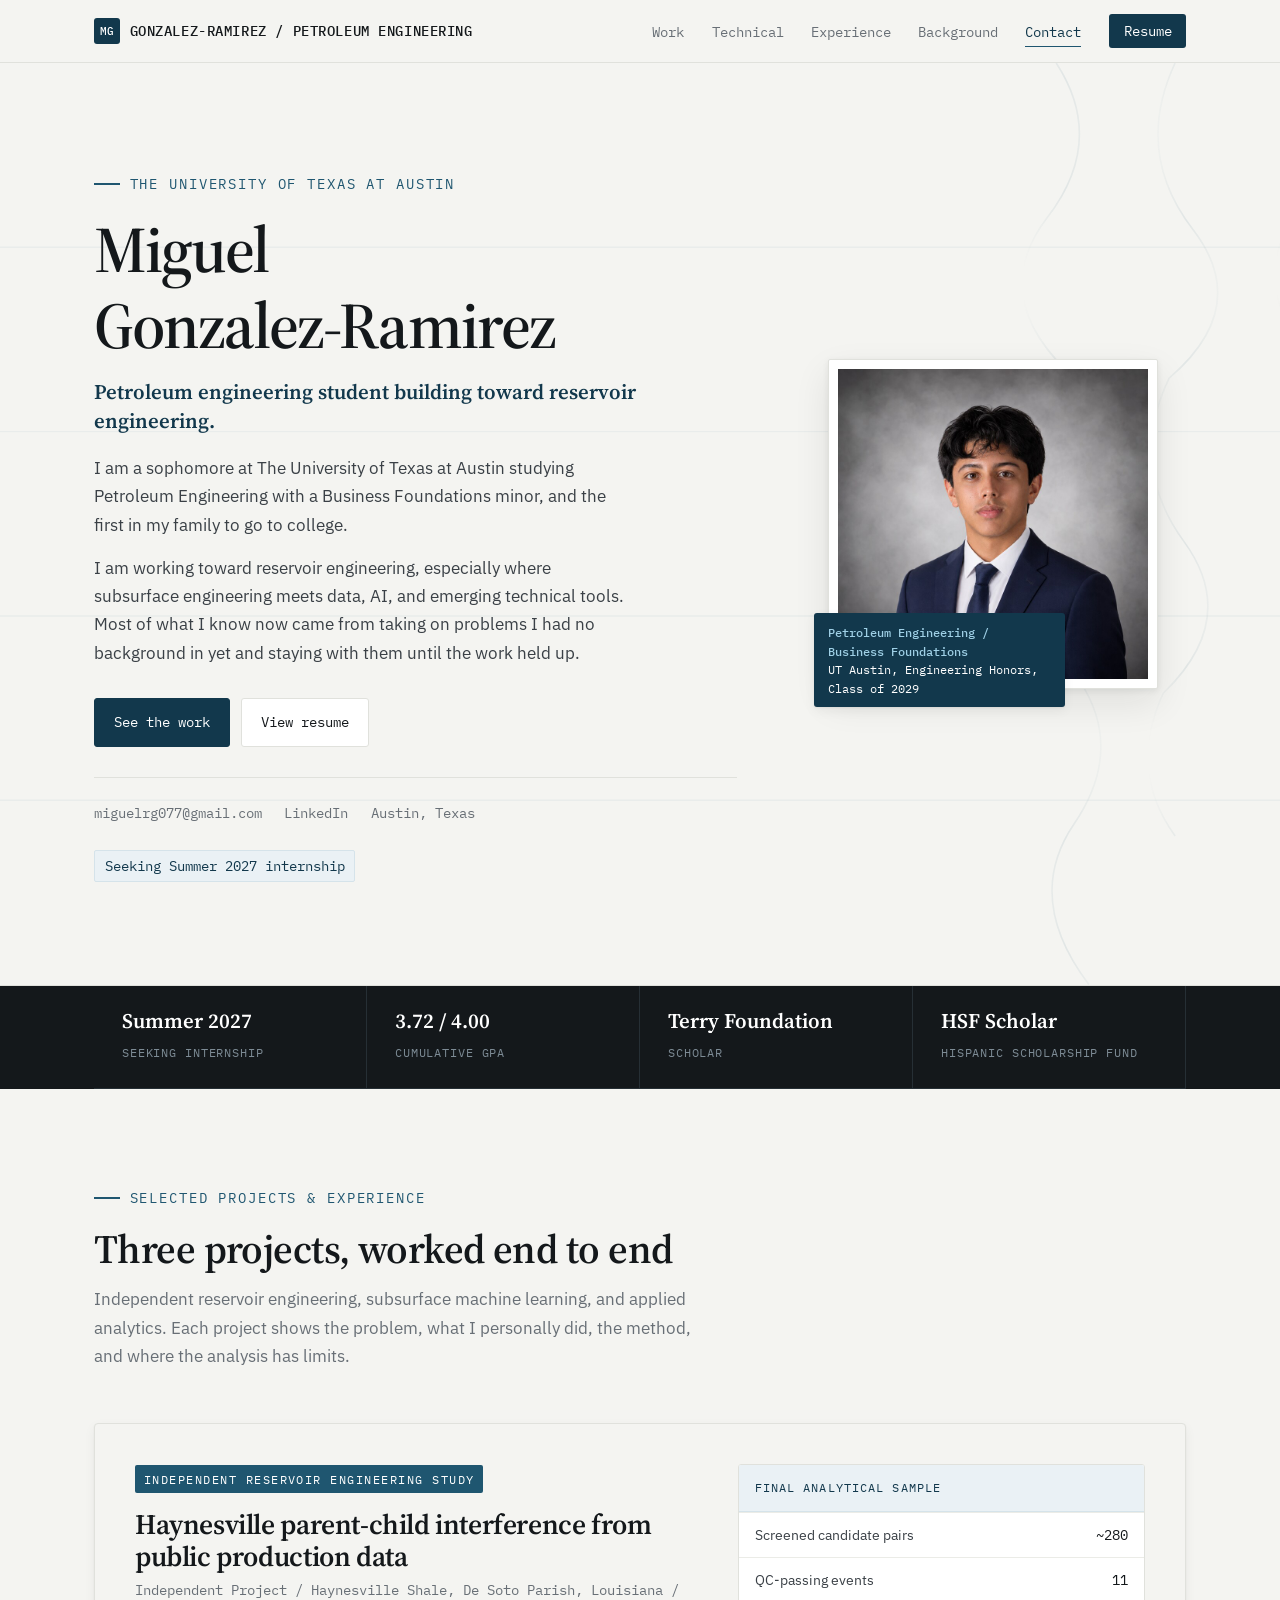
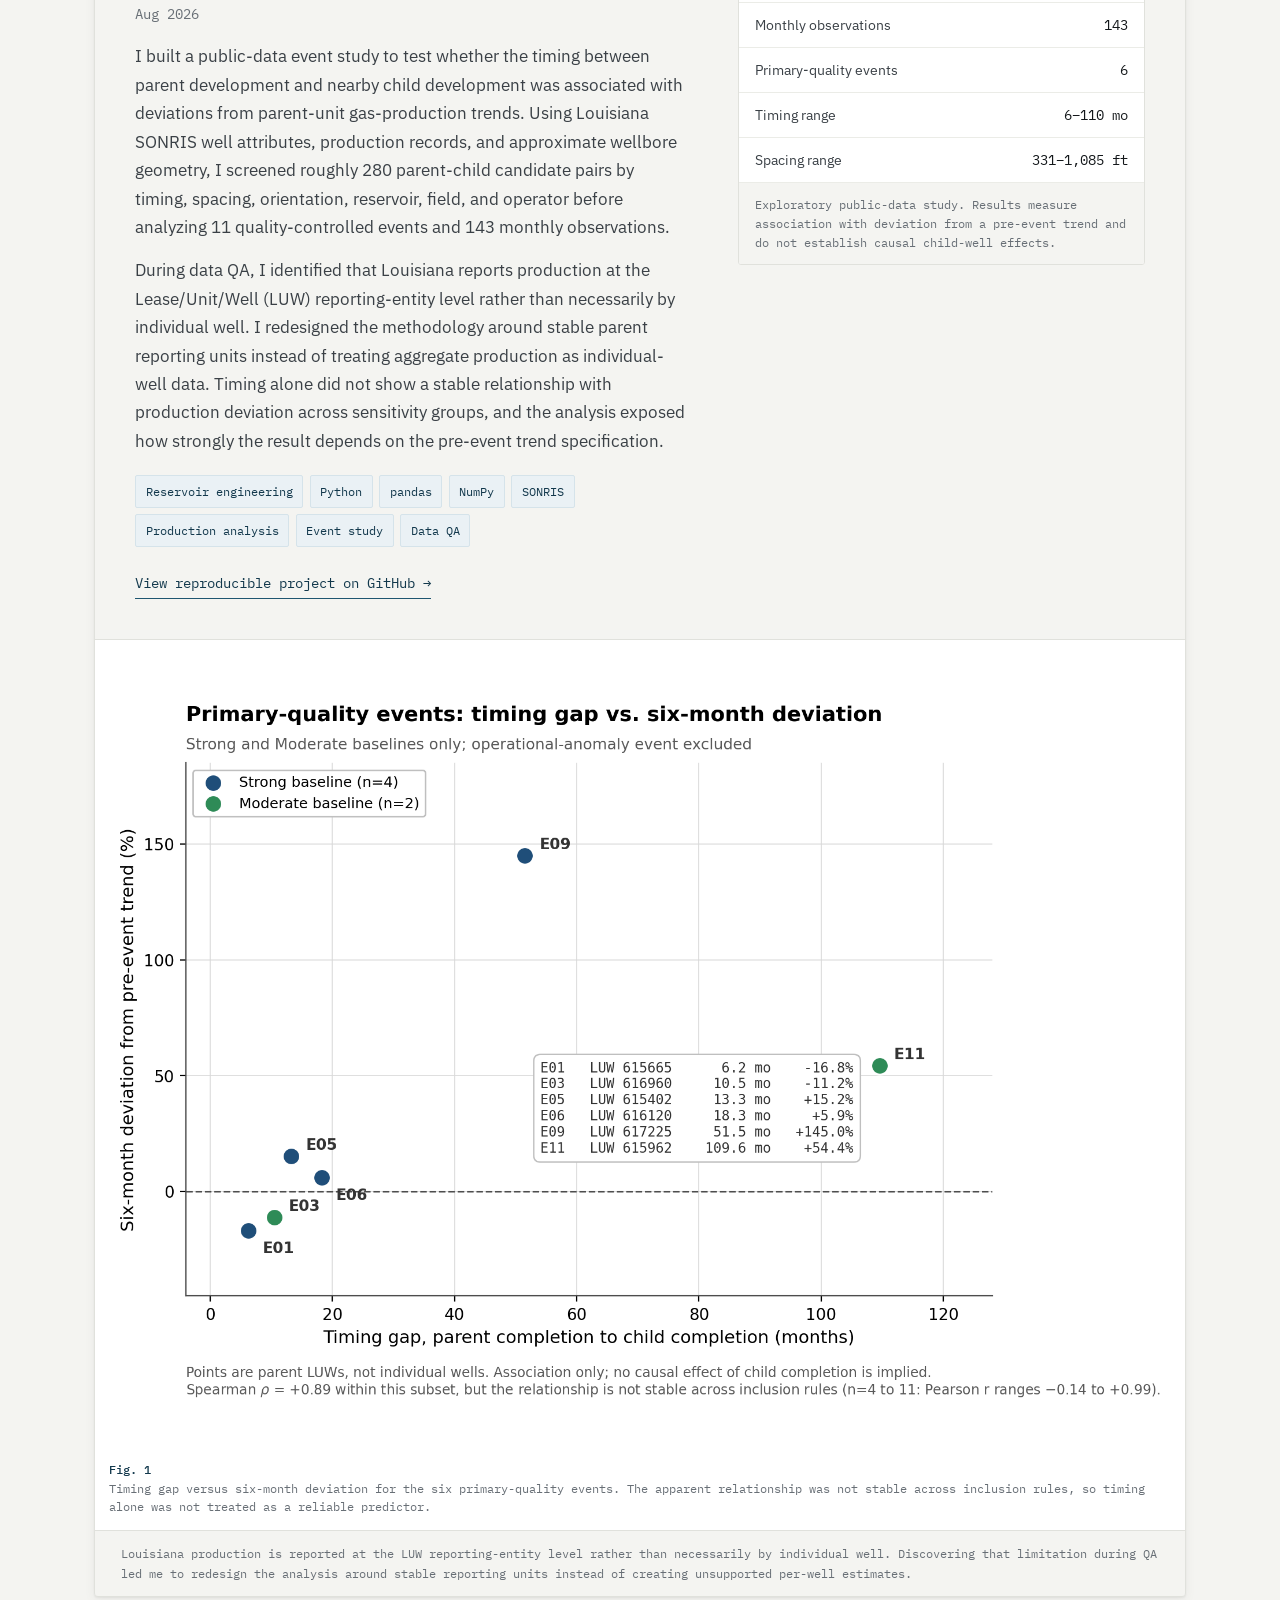
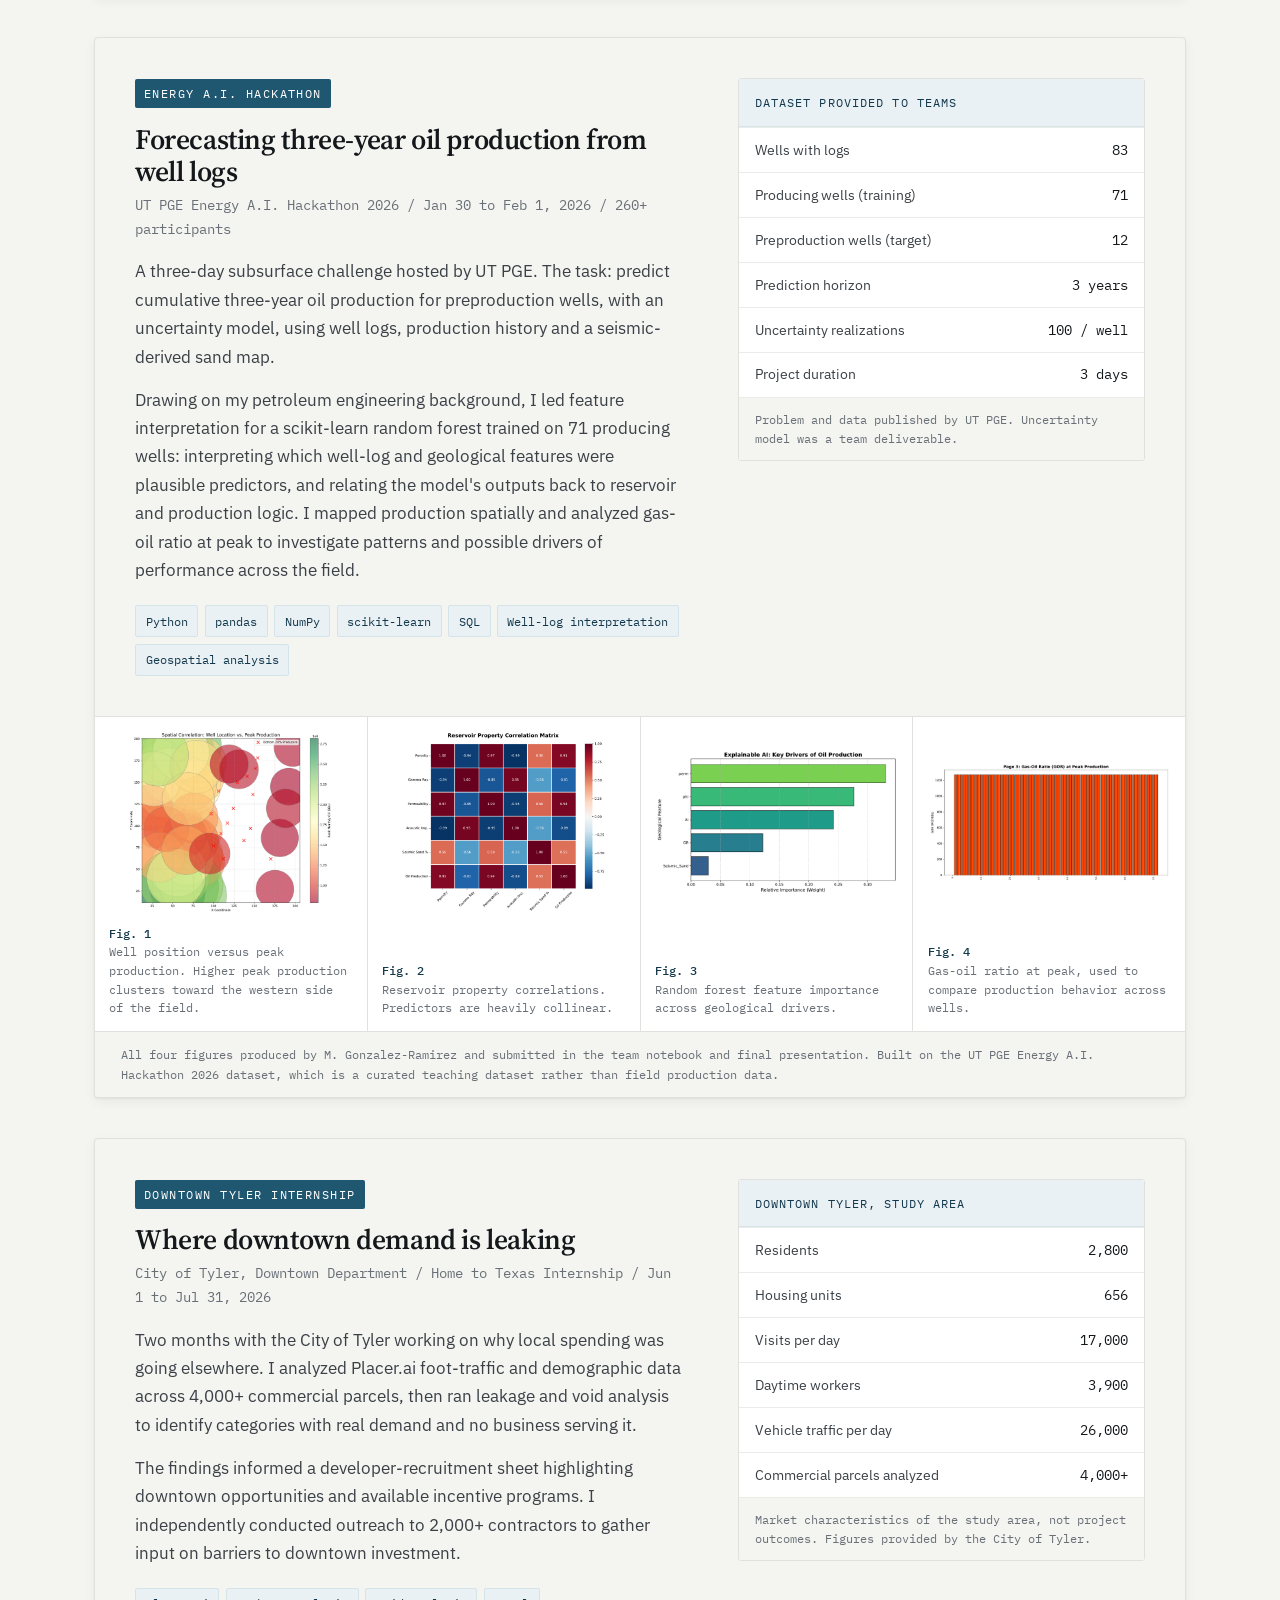
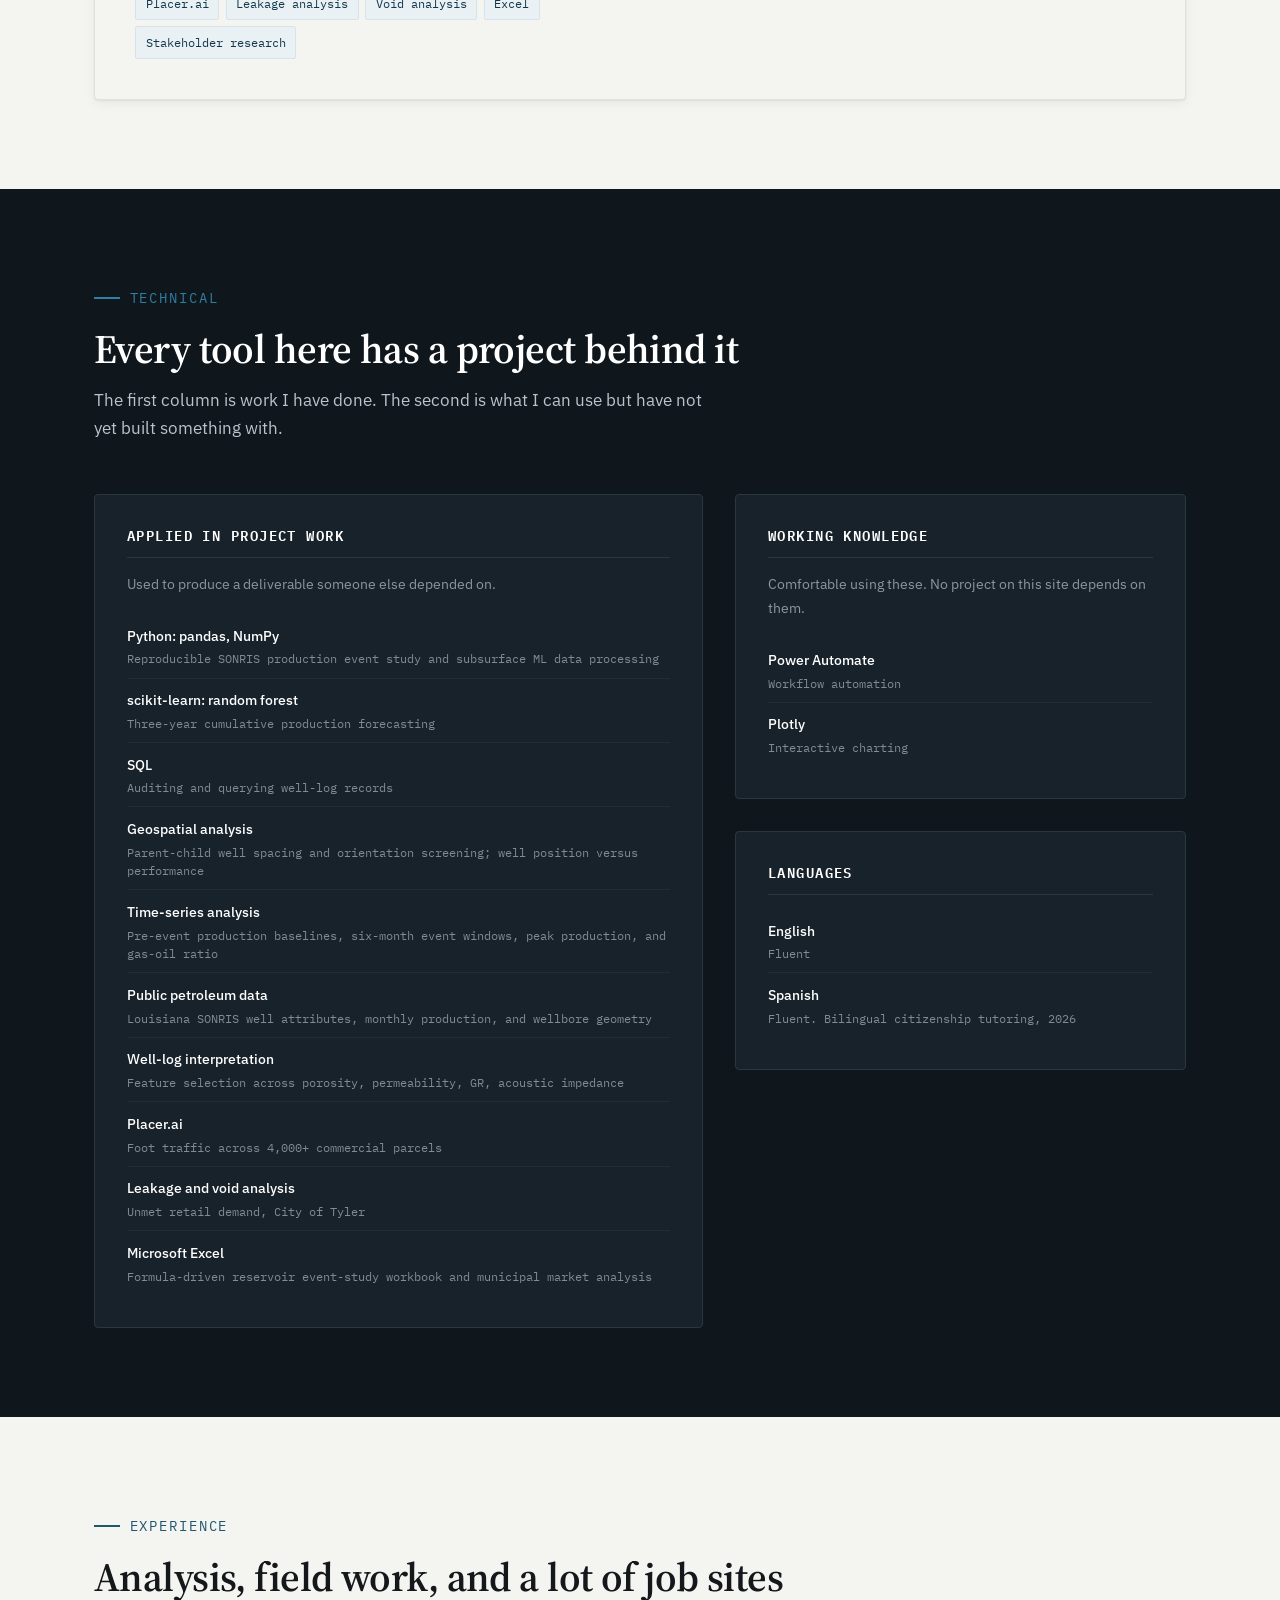
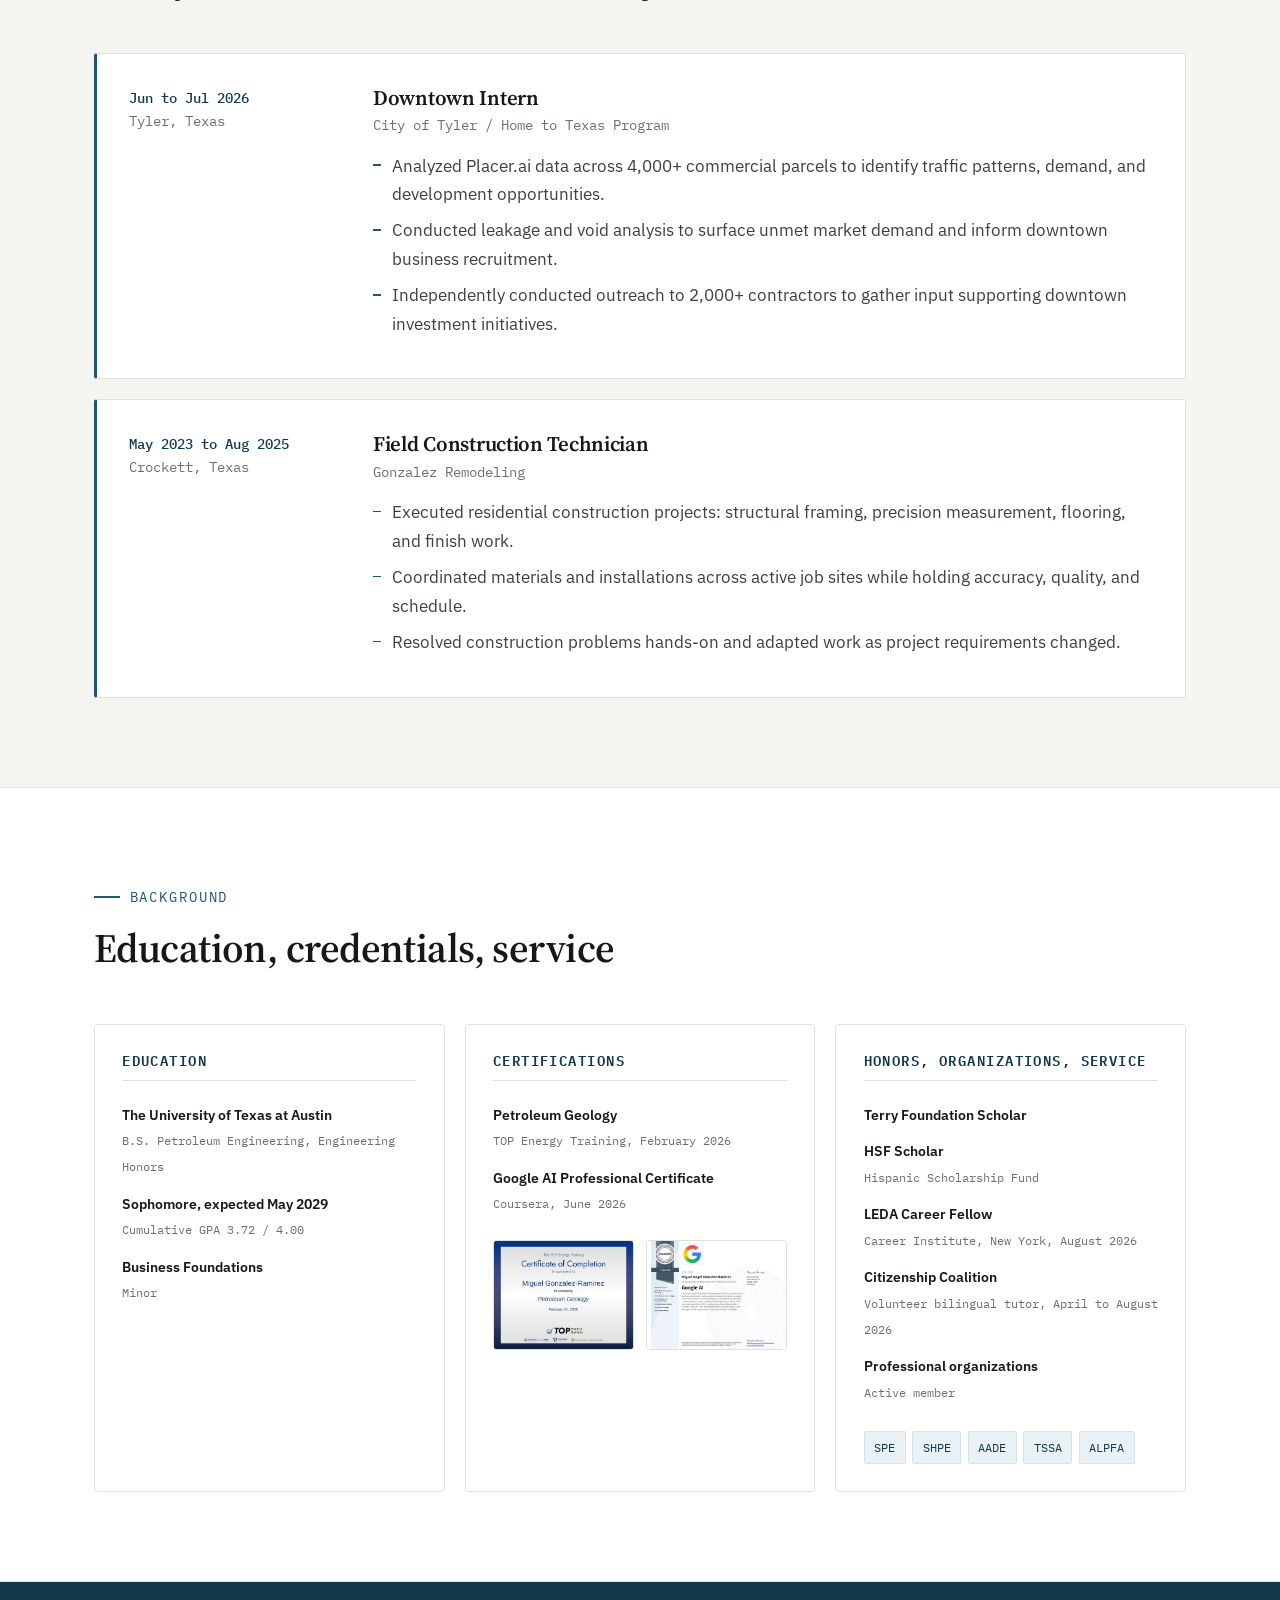
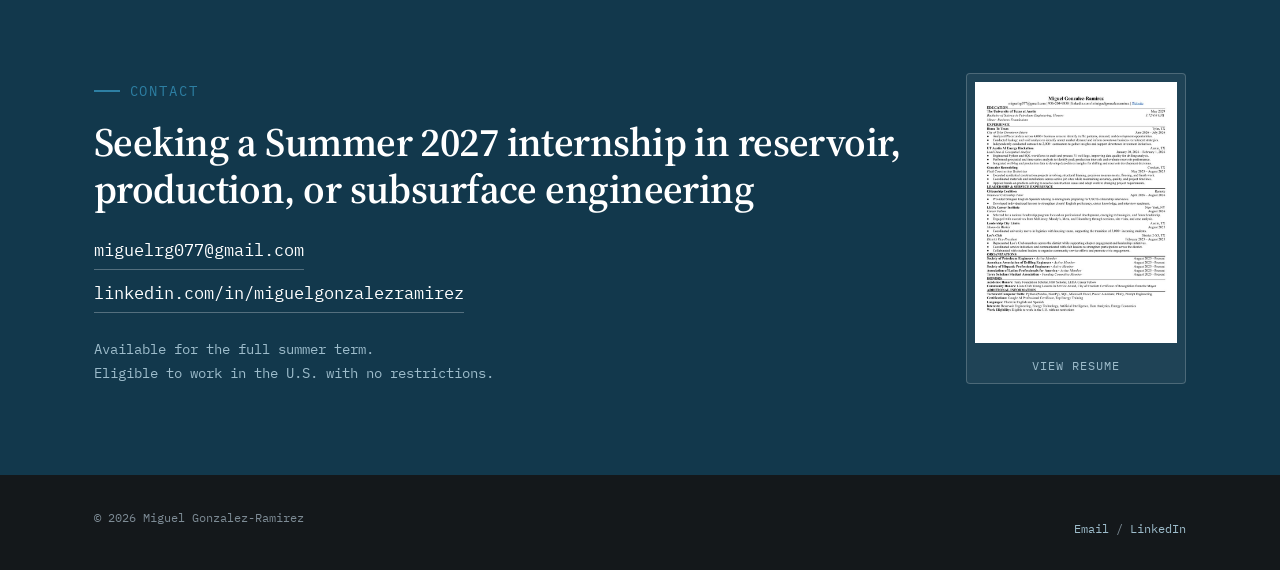
<file: index.html>
<!DOCTYPE html>
<html lang="en">
<head>
<meta charset="utf-8">
<meta name="viewport" content="width=device-width, initial-scale=1">
<title>Miguel Gonzalez-Ramirez | Petroleum Engineering, UT Austin</title>
<meta name="description" content="UT Austin petroleum engineering sophomore building toward reservoir engineering and seeking a Summer 2027 internship. Independent Haynesville production analysis, Python, Louisiana SONRIS public data, well-log interpretation, geospatial analysis, and subsurface machine learning.">
<meta name="author" content="Miguel Gonzalez-Ramirez">

<meta property="og:type" content="website">
<meta property="og:title" content="Miguel Gonzalez-Ramirez | Petroleum Engineering, UT Austin">
<meta property="og:description" content="UT Austin petroleum engineering sophomore seeking a Summer 2027 reservoir, production, or subsurface engineering internship. Independent Haynesville production analysis, public SONRIS data, Python, and subsurface machine learning.">
<meta property="og:image" content="assets/img/haynesville-parent-child-timing.png">
<meta name="twitter:card" content="summary_large_image">

<link rel="icon" href="assets/img/favicon.svg" type="image/svg+xml">
<link rel="preconnect" href="https://fonts.googleapis.com">
<link rel="preconnect" href="https://fonts.gstatic.com" crossorigin>
<link href="https://fonts.googleapis.com/css2?family=IBM+Plex+Mono:wght@400;500&family=IBM+Plex+Sans:wght@400;500;600&family=Source+Serif+4:opsz,wght@8..60,400;8..60,600;8..60,700&display=swap" rel="stylesheet">
<link rel="stylesheet" href="assets/css/style.css">
</head>
<body>

<a class="skip" href="#main">Skip to content</a>

<header class="masthead">
  <div class="shell masthead__inner">
    <a class="brand" href="index.html">
      <span class="brand__mark" aria-hidden="true">MG</span>
      <span class="brand__text">Gonzalez-Ramirez<span> / Petroleum Engineering</span></span>
    </a>
    <nav class="mastnav" aria-label="Sections">
      <ul>
        <li><a href="#work">Work</a></li>
        <li><a href="#technical">Technical</a></li>
        <li><a href="#experience">Experience</a></li>
        <li><a href="#background">Background</a></li>
        <li><a href="#contact">Contact</a></li>
      </ul>
      <a class="mastnav__cta" href="assets/docs/Miguel_Gonzalez-Ramirez_Ree.pdf" target="_blank" rel="noopener noreferrer">Resume</a>
    </nav>
  </div>
</header>

<main id="main">

  <!-- ================= HERO ================= -->
  <section class="band hero" aria-labelledby="hero-name">
    <svg class="hero__bg" viewBox="0 0 1400 620" preserveAspectRatio="xMidYMid slice" aria-hidden="true" focusable="false">
      <defs>
        <linearGradient id="fade" x1="0" y1="0" x2="1" y2="0">
          <stop offset="0%" stop-color="#1f5670" stop-opacity="0"/>
          <stop offset="55%" stop-color="#1f5670" stop-opacity=".16"/>
          <stop offset="100%" stop-color="#1f5670" stop-opacity=".05"/>
        </linearGradient>
      </defs>
      <g stroke="url(#fade)" fill="none" stroke-width="1.1">
        <path d="M980 0 q34 52 -6 104 t14 104 q34 52 -6 104 t14 104 q30 46 -4 96 t10 108"/>
        <path d="M1060 0 q-28 60 12 112 t-16 100 q-28 58 10 110 t-14 102 q-24 52 8 96"/>
        <path d="M1140 0 q40 46 2 100 t20 108 q38 50 -2 104 t18 106 q30 44 0 92"/>
        <path d="M1220 0 q-32 56 8 108 t-12 104 q-30 56 8 108 t-10 100 q-22 48 6 100"/>
        <path d="M1300 0 q36 50 -2 102 t16 106 q36 48 0 102 t16 104 q28 46 -2 96"/>
      </g>
      <g stroke="#1f5670" stroke-opacity=".09" stroke-width="1">
        <path d="M0 124 H1400 M0 248 H1400 M0 372 H1400 M0 496 H1400"/>
      </g>
    </svg>

    <div class="shell hero__inner">
      <div>
        <p class="eyebrow">The University of Texas at Austin</p>
        <h1 class="hero__name" id="hero-name">Miguel<br>Gonzalez-Ramirez</h1>
        <p class="hero__role">Petroleum engineering student building toward reservoir engineering.</p>
        <div class="hero__body">
          <p>I am a sophomore at The University of Texas at Austin studying Petroleum Engineering with a Business Foundations minor, and the first in my family to go to college.</p>
          <p>I am working toward reservoir engineering, especially where subsurface engineering meets data, AI, and emerging technical tools. Most of what I know now came from taking on problems I had no background in yet and staying with them until the work held up.</p>
        </div>
        <div class="actions">
          <a class="btn btn--solid" href="#work">See the work</a>
          <a class="btn btn--ghost" href="assets/docs/Miguel_Gonzalez-Ramirez_Resume.pdf" target="_blank" rel="noopener noreferrer">View resume</a>
        </div>
        <div class="quicklinks">
          <a href="mailto:miguelrg077@gmail.com">miguelrg077@gmail.com</a>
          <a href="https://www.linkedin.com/in/miguelgonzalezramirez/" target="_blank" rel="noopener noreferrer">LinkedIn</a>
          <a href="#contact">Austin, Texas</a>
          <span class="quicklinks__tag">Seeking Summer 2027 internship</span>
        </div>
      </div>

      <div class="portrait">
        <div class="portrait__frame">
          <img src="assets/img/headshot.jpg" width="800" height="800"
               alt="Portrait of Miguel Gonzalez-Ramirez">
        </div>
        <p class="portrait__plate"><b>Petroleum Engineering / Business Foundations</b>UT Austin, Engineering Honors, Class of 2029</p>
      </div>
    </div>
  </section>

  <!-- ================= CREDENTIAL STRIP ================= -->
  <section class="credstrip" aria-label="Academic summary">
    <div class="shell">
      <div class="credstrip__inner">
        <div class="credstrip__item"><b>Summer 2027</b><span>Seeking internship</span></div>
        <div class="credstrip__item"><b>3.72 / 4.00</b><span>Cumulative GPA</span></div>
        <div class="credstrip__item"><b>Terry Foundation</b><span>Scholar</span></div>
        <div class="credstrip__item"><b>HSF Scholar</b><span>Hispanic Scholarship Fund</span></div>
      </div>
    </div>
  </section>

  <!-- ================= WORK ================= -->
  <section class="band band--paper" id="work" aria-labelledby="work-title">
    <div class="shell band__inner">
      <div class="band__head">
        <p class="eyebrow">Selected projects &amp; experience</p>
        <h2 class="band__title" id="work-title">Three projects, worked end to end</h2>
        <p class="band__sub">Independent reservoir engineering, subsurface machine learning, and applied analytics. Each project shows the problem, what I personally did, the method, and where the analysis has limits.</p>
      </div>

      <div class="projects">

        <!-- Project 01 -->
        <article class="project">
          <div class="project__top">
            <div>
              <span class="project__index">Independent Reservoir Engineering Study</span>
              <h3 class="project__title">
                <a href="https://github.com/mgonza2/haynesville-parent-child-interference" target="_blank" rel="noopener noreferrer">Haynesville parent-child interference from public production data</a>
              </h3>
              <p class="project__org">Independent Project / Haynesville Shale, De Soto Parish, Louisiana / Aug 2026</p>
              <div class="project__body">
                <p>I built a public-data event study to test whether the timing between parent development and nearby child development was associated with deviations from parent-unit gas-production trends. Using Louisiana SONRIS well attributes, production records, and approximate wellbore geometry, I screened roughly 280 parent-child candidate pairs by timing, spacing, orientation, reservoir, field, and operator before analyzing 11 quality-controlled events and 143 monthly observations.</p>
                <p>During data QA, I identified that Louisiana reports production at the Lease/Unit/Well (LUW) reporting-entity level rather than necessarily by individual well. I redesigned the methodology around stable parent reporting units instead of treating aggregate production as individual-well data. Timing alone did not show a stable relationship with production deviation across sensitivity groups, and the analysis exposed how strongly the result depends on the pre-event trend specification.</p>
              </div>
              <div class="chips">
                <span class="chip">Reservoir engineering</span><span class="chip">Python</span>
                <span class="chip">pandas</span><span class="chip">NumPy</span>
                <span class="chip">SONRIS</span><span class="chip">Production analysis</span>
                <span class="chip">Event study</span><span class="chip">Data QA</span>
              </div>
              <a class="project__cta"
                 href="https://github.com/mgonza2/haynesville-parent-child-interference"
                 target="_blank" rel="noopener noreferrer">
                View reproducible project on GitHub →
              </a>
            </div>

            <div class="datasheet">
              <p class="datasheet__cap">Final analytical sample</p>
              <dl>
                <dt>Screened candidate pairs</dt><dd>~280</dd>
                <dt>QC-passing events</dt><dd>11</dd>
                <dt>Monthly observations</dt><dd>143</dd>
                <dt>Primary-quality events</dt><dd>6</dd>
                <dt>Timing range</dt><dd>6–110 mo</dd>
                <dt>Spacing range</dt><dd>331–1,085 ft</dd>
              </dl>
              <p class="datasheet__foot">Exploratory public-data study. Results measure association with deviation from a pre-event trend and do not establish causal child-well effects.</p>
            </div>
          </div>

          <div class="figgrid">
            <figure class="figcell" style="grid-column: 1 / -1;">
              <img loading="lazy" src="assets/img/haynesville-parent-child-timing.png"
                   alt="Timing gap versus six-month parent-unit production deviation for primary-quality Haynesville parent-child development events.">
              <figcaption><b>Fig. 1</b> Timing gap versus six-month deviation for the six primary-quality events. The apparent relationship was not stable across inclusion rules, so timing alone was not treated as a reliable predictor.</figcaption>
            </figure>
            <p class="figgrid__note">Louisiana production is reported at the LUW reporting-entity level rather than necessarily by individual well. Discovering that limitation during QA led me to redesign the analysis around stable reporting units instead of creating unsupported per-well estimates.</p>
          </div>
        </article>

        <!-- Project 02 -->
        <article class="project">
          <div class="project__top">
            <div>
              <span class="project__index">Energy A.I. Hackathon</span>
              <h3 class="project__title">Forecasting three-year oil production from well logs</h3>
              <p class="project__org">UT PGE Energy A.I. Hackathon 2026 / Jan 30 to Feb 1, 2026 / 260+ participants</p>
              <div class="project__body">
                <p>A three-day subsurface challenge hosted by UT PGE. The task: predict cumulative three-year oil production for preproduction wells, with an uncertainty model, using well logs, production history and a seismic-derived sand map.</p>
                <p>Drawing on my petroleum engineering background, I led feature interpretation for a scikit-learn random forest trained on 71 producing wells: interpreting which well-log and geological features were plausible predictors, and relating the model's outputs back to reservoir and production logic. I mapped production spatially and analyzed gas-oil ratio at peak to investigate patterns and possible drivers of performance across the field.</p>
              </div>
              <div class="chips">
                <span class="chip">Python</span><span class="chip">pandas</span><span class="chip">NumPy</span>
                <span class="chip">scikit-learn</span><span class="chip">SQL</span>
                <span class="chip">Well-log interpretation</span><span class="chip">Geospatial analysis</span>
              </div>
            </div>

            <div class="datasheet">
              <p class="datasheet__cap">Dataset provided to teams</p>
              <dl>
                <dt>Wells with logs</dt><dd>83</dd>
                <dt>Producing wells (training)</dt><dd>71</dd>
                <dt>Preproduction wells (target)</dt><dd>12</dd>
                <dt>Prediction horizon</dt><dd>3 years</dd>
                <dt>Uncertainty realizations</dt><dd>100 / well</dd>
                <dt>Project duration</dt><dd>3 days</dd>
              </dl>
              <p class="datasheet__foot">Problem and data published by UT PGE. Uncertainty model was a team deliverable.</p>
            </div>
          </div>

          <div class="figgrid">
            <figure class="figcell">
              <img loading="lazy" src="assets/img/spatial-correlation.png"
                   alt="Bubble map of well locations colored by peak monthly oil production, with the lowest-producing twenty percent marked. Stronger wells cluster to the west.">
              <figcaption><b>Fig. 1</b> Well position versus peak production. Higher peak production clusters toward the western side of the field.</figcaption>
            </figure>
            <figure class="figcell">
              <img loading="lazy" src="assets/img/correlation-matrix.png"
                   alt="Correlation matrix of porosity, gamma ray, permeability, acoustic impedance, seismic sand percentage and oil production.">
              <figcaption><b>Fig. 2</b> Reservoir property correlations. Predictors are heavily collinear.</figcaption>
            </figure>
            <figure class="figcell">
              <img loading="lazy" src="assets/img/feature-importance.png"
                   alt="Horizontal bar chart of random forest feature importance for permeability, porosity, acoustic impedance, gamma ray and seismic sand.">
              <figcaption><b>Fig. 3</b> Random forest feature importance across geological drivers.</figcaption>
            </figure>
            <figure class="figcell">
              <img loading="lazy" src="assets/img/field-peak-3.png"
                   alt="Gas-oil ratio at peak production plotted per well across the field.">
              <figcaption><b>Fig. 4</b> Gas-oil ratio at peak, used to compare production behavior across wells.</figcaption>
            </figure>
            <p class="figgrid__note">All four figures produced by M. Gonzalez-Ramirez and submitted in the team notebook and final presentation. Built on the UT PGE Energy A.I. Hackathon 2026 dataset, which is a curated teaching dataset rather than field production data.</p>
          </div>
        </article>

        <!-- Project 03 -->
        <article class="project">
          <div class="project__top">
            <div>
              <span class="project__index">Downtown Tyler Internship</span>
              <h3 class="project__title">Where downtown demand is leaking</h3>
              <p class="project__org">City of Tyler, Downtown Department / Home to Texas Internship / Jun 1 to Jul 31, 2026</p>
              <div class="project__body">
                <p>Two months with the City of Tyler working on why local spending was going elsewhere. I analyzed Placer.ai foot-traffic and demographic data across 4,000+ commercial parcels, then ran leakage and void analysis to identify categories with real demand and no business serving it.</p>
                <p>The findings informed a developer-recruitment sheet highlighting downtown opportunities and available incentive programs. I independently conducted outreach to 2,000+ contractors to gather input on barriers to downtown investment.</p>
              </div>
              <div class="chips">
                <span class="chip">Placer.ai</span><span class="chip">Leakage analysis</span>
                <span class="chip">Void analysis</span><span class="chip">Excel</span><span class="chip">Stakeholder research</span>
              </div>
            </div>

            <div class="datasheet">
              <p class="datasheet__cap">Downtown Tyler, study area</p>
              <dl>
                <dt>Residents</dt><dd>2,800</dd>
                <dt>Housing units</dt><dd>656</dd>
                <dt>Visits per day</dt><dd>17,000</dd>
                <dt>Daytime workers</dt><dd>3,900</dd>
                <dt>Vehicle traffic per day</dt><dd>26,000</dd>
                <dt>Commercial parcels analyzed</dt><dd>4,000+</dd>
              </dl>
              <p class="datasheet__foot">Market characteristics of the study area, not project outcomes. Figures provided by the City of Tyler.</p>
            </div>
          </div>
        </article>

      </div>
    </div>
  </section>

  <!-- ================= TECHNICAL ================= -->
  <section class="band band--dark" id="technical" aria-labelledby="tech-title">
    <div class="shell band__inner">
      <div class="band__head">
        <p class="eyebrow">Technical</p>
        <h2 class="band__title" id="tech-title">Every tool here has a project behind it</h2>
        <p class="band__sub">The first column is work I have done. The second is what I can use but have not yet built something with.</p>
      </div>

      <div class="caps">
        <div>
          <div class="capcard">
            <h3 class="capcard__title">Applied in project work</h3>
            <p class="capcard__note">Used to produce a deliverable someone else depended on.</p>
            <ul>
              <li><b>Python: pandas, NumPy</b><span>Reproducible SONRIS production event study and subsurface ML data processing</span></li>
              <li><b>scikit-learn: random forest</b><span>Three-year cumulative production forecasting</span></li>
              <li><b>SQL</b><span>Auditing and querying well-log records</span></li>
              <li><b>Geospatial analysis</b><span>Parent-child well spacing and orientation screening; well position versus performance</span></li>
              <li><b>Time-series analysis</b><span>Pre-event production baselines, six-month event windows, peak production, and gas-oil ratio</span></li>
              <li><b>Public petroleum data</b><span>Louisiana SONRIS well attributes, monthly production, and wellbore geometry</span></li>
              <li><b>Well-log interpretation</b><span>Feature selection across porosity, permeability, GR, acoustic impedance</span></li>
              <li><b>Placer.ai</b><span>Foot traffic across 4,000+ commercial parcels</span></li>
              <li><b>Leakage and void analysis</b><span>Unmet retail demand, City of Tyler</span></li>
              <li><b>Microsoft Excel</b><span>Formula-driven reservoir event-study workbook and municipal market analysis</span></li>
            </ul>
          </div>
        </div>

        <div>
          <div class="capcard">
            <h3 class="capcard__title">Working knowledge</h3>
            <p class="capcard__note">Comfortable using these. No project on this site depends on them.</p>
            <ul>
              <li><b>Power Automate</b><span>Workflow automation</span></li>
              <li><b>Plotly</b><span>Interactive charting</span></li>
            </ul>
          </div>
          <div class="capcard">
            <h3 class="capcard__title">Languages</h3>
            <ul>
              <li><b>English</b><span>Fluent</span></li>
              <li><b>Spanish</b><span>Fluent. Bilingual citizenship tutoring, 2026</span></li>
            </ul>
          </div>
        </div>
      </div>
    </div>
  </section>

  <!-- ================= EXPERIENCE ================= -->
  <section class="band band--paper" id="experience" aria-labelledby="exp-title">
    <div class="shell band__inner">
      <div class="band__head">
        <p class="eyebrow">Experience</p>
        <h2 class="band__title" id="exp-title">Analysis, field work, and a lot of job sites</h2>
      </div>

      <div class="roles">

        <article class="role">
          <p class="role__meta"><b>Jun to Jul 2026</b>Tyler, Texas</p>
          <div>
            <h3 class="role__title">Downtown Intern</h3>
            <p class="role__org">City of Tyler / Home to Texas Program</p>
            <ul class="role__points">
              <li>Analyzed Placer.ai data across 4,000+ commercial parcels to identify traffic patterns, demand, and development opportunities.</li>
              <li>Conducted leakage and void analysis to surface unmet market demand and inform downtown business recruitment.</li>
              <li>Independently conducted outreach to 2,000+ contractors to gather input supporting downtown investment initiatives.</li>
            </ul>
          </div>
        </article>


        <article class="role">
          <p class="role__meta"><b>May 2023 to Aug 2025</b>Crockett, Texas</p>
          <div>
            <h3 class="role__title">Field Construction Technician</h3>
            <p class="role__org">Gonzalez Remodeling</p>
            <ul class="role__points">
              <li>Executed residential construction projects: structural framing, precision measurement, flooring, and finish work.</li>
              <li>Coordinated materials and installations across active job sites while holding accuracy, quality, and schedule.</li>
              <li>Resolved construction problems hands-on and adapted work as project requirements changed.</li>
            </ul>
          </div>
        </article>

      </div>
    </div>
  </section>

  <!-- ================= BACKGROUND ================= -->
  <section class="band band--surface" id="background" aria-labelledby="bg-title">
    <div class="shell band__inner">
      <div class="band__head">
        <p class="eyebrow">Background</p>
        <h2 class="band__title" id="bg-title">Education, credentials, service</h2>
      </div>

      <div class="facts">

        <div class="fact">
          <h3 class="fact__title">Education</h3>
          <ul>
            <li><b>The University of Texas at Austin</b><span>B.S. Petroleum Engineering, Engineering Honors</span></li>
            <li><b>Sophomore, expected May 2029</b><span>Cumulative GPA 3.72 / 4.00</span></li>
            <li><b>Business Foundations</b><span>Minor</span></li>
          </ul>
        </div>

        <div class="fact">
          <h3 class="fact__title">Certifications</h3>
          <ul>
            <li><b>Petroleum Geology</b><span>TOP Energy Training, February 2026</span></li>
            <li><b>Google AI Professional Certificate</b><span>Coursera, June 2026</span></li>
          </ul>
          <div class="certs">
            <a href="assets/img/cert-petroleum-geology.jpg" target="_blank" rel="noopener noreferrer">
              <img loading="lazy" src="assets/img/cert-petroleum-geology.jpg" width="900" height="700"
                   alt="TOP Energy Training certificate of completion in Petroleum Geology, February 2026">
            </a>
            <a href="assets/img/cert-google.jpg" target="_blank" rel="noopener noreferrer">
              <img loading="lazy" src="assets/img/cert-google.jpg" width="900" height="620"
                   alt="Google AI Professional Certificate issued through Coursera, June 2026">
            </a>
          </div>
        </div>

        <div class="fact">
          <h3 class="fact__title">Honors, organizations, service</h3>
          <ul>
            <li><b>Terry Foundation Scholar</b></li>
            <li><b>HSF Scholar</b><span>Hispanic Scholarship Fund</span></li>
            <li><b>LEDA Career Fellow</b><span>Career Institute, New York, August 2026</span></li>
            <li><b>Citizenship Coalition</b><span>Volunteer bilingual tutor, April to August 2026</span></li>
            <li><b>Professional organizations</b><span>Active member</span></li>
          </ul>
          <div class="chips">
            <span class="chip">SPE</span>
            <span class="chip">SHPE</span>
            <span class="chip">AADE</span>
            <span class="chip">TSSA</span>
            <span class="chip">ALPFA</span>
          </div>
        </div>

      </div>
    </div>
  </section>

  <!-- ================= CONTACT ================= -->
  <section class="band band--accent" id="contact" aria-labelledby="contact-title">
    <div class="shell band__inner">
      <div class="contact__grid">
        <div>
          <p class="eyebrow">Contact</p>
          <h2 class="band__title" id="contact-title">Seeking a Summer 2027 internship in reservoir, production, or subsurface engineering</h2>
          <div class="contact__links">
            <a href="mailto:miguelrg077@gmail.com">miguelrg077@gmail.com</a>
            <a href="https://www.linkedin.com/in/miguelgonzalezramirez/" target="_blank" rel="noopener noreferrer">linkedin.com/in/miguelgonzalezramirez</a>
          </div>
          <p class="contact__note">Available for the full summer term.<br>Eligible to work in the U.S. with no restrictions.</p>
        </div>
        <a class="resumecard" href="assets/docs/Miguel_Gonzalez-Ramirez_Resume.pdf" target="_blank" rel="noopener noreferrer">
          <img loading="lazy" src="assets/img/resume-preview.jpg" width="700" height="905"
               alt="First page of Miguel Gonzalez-Ramirez's resume">
          <span>View resume</span>
        </a>
      </div>
    </div>
  </section>

</main>

<footer class="colophon">
  <div class="shell colophon__inner">
    <p>&copy; 2026 Miguel Gonzalez-Ramirez</p>
    <p><a href="mailto:miguelrg077@gmail.com">Email</a> / <a href="https://www.linkedin.com/in/miguelgonzalezramirez/" target="_blank" rel="noopener noreferrer">LinkedIn</a></p>
  </div>
</footer>

<script src="assets/js/main.js"></script>
</body>
</html>
</file>
<file: assets/css/style.css>
/* ============================================================
   Miguel Gonzalez-Ramirez, portfolio
   ============================================================ */

/* ---------- 1. Tokens ---------- */
:root {
  --paper:       #f4f4f1;
  --surface:     #ffffff;
  --ink:         #14181b;
  --body:        #3a4046;
  --muted:       #686f76;
  --rule:        #e0e1dc;
  --rule-soft:   #ebece7;

  --accent:      #1f5670;
  --accent-deep: #12384c;
  --accent-lite: #2d7fa3;
  --accent-wash: #eaf1f5;

  --dark:        #10171c;
  --dark-2:      #18222a;
  --dark-rule:   #2a373f;
  --dark-text:   #b8c3cb;

  --serif: "Source Serif 4", Georgia, serif;
  --sans:  "IBM Plex Sans", system-ui, -apple-system, "Segoe UI", sans-serif;
  --mono:  "IBM Plex Mono", ui-monospace, Menlo, monospace;

  --xs:   clamp(0.72rem, 0.70rem + 0.09vw, 0.775rem);
  --sm:   clamp(0.83rem, 0.81rem + 0.11vw, 0.90rem);
  --base: clamp(0.98rem, 0.95rem + 0.15vw, 1.06rem);
  --md:   clamp(1.13rem, 1.07rem + 0.30vw, 1.30rem);
  --lg:   clamp(1.38rem, 1.25rem + 0.62vw, 1.80rem);
  --xl:   clamp(1.75rem, 1.48rem + 1.30vw, 2.70rem);
  --xxl:  clamp(2.35rem, 1.75rem + 2.90vw, 4.30rem);

  --gutter: clamp(1.15rem, 4vw, 2.75rem);
  --shell: 1180px;
  --shadow-sm: 0 1px 2px rgba(20,24,27,.05), 0 4px 12px rgba(20,24,27,.05);
  --shadow-md: 0 2px 6px rgba(20,24,27,.07), 0 14px 36px rgba(20,24,27,.09);
}

/* ---------- 2. Reset ---------- */
*, *::before, *::after { box-sizing: border-box; }
html { -webkit-text-size-adjust: 100%; scroll-behavior: smooth; scroll-padding-top: 74px; }
body, h1, h2, h3, h4, p, ul, ol, li, figure, dl, dd { margin: 0; padding: 0; }
ul, ol { list-style: none; }
img { max-width: 100%; height: auto; display: block; }
a { color: inherit; }

@media (prefers-reduced-motion: reduce) {
  html { scroll-behavior: auto; }
  *, *::before, *::after {
    animation-duration: .01ms !important;
    transition-duration: .01ms !important;
  }
}

/* ---------- 3. Base ---------- */
body {
  background: var(--paper);
  color: var(--body);
  font-family: var(--sans);
  font-size: var(--base);
  line-height: 1.68;
  text-rendering: optimizeLegibility;
}

h1, h2, h3, h4 {
  font-family: var(--serif);
  color: var(--ink);
  font-weight: 600;
  line-height: 1.16;
  letter-spacing: -.014em;
}

p + p { margin-top: .85em; }
strong { font-weight: 600; color: var(--ink); }

.skip {
  position: absolute; left: -9999px; z-index: 300;
  background: var(--ink); color: #fff;
  padding: .7rem 1.1rem;
  font-family: var(--mono); font-size: var(--sm);
}
.skip:focus { left: 1rem; top: 1rem; }
:focus-visible { outline: 2px solid var(--accent-lite); outline-offset: 3px; }

.shell { width: 100%; max-width: var(--shell); margin-inline: auto; padding-inline: var(--gutter); }
.prose { max-width: 62ch; }

/* ---------- 4. Masthead ---------- */
.masthead {
  position: sticky; top: 0; z-index: 120;
  background: rgba(244,244,241,.9);
  backdrop-filter: saturate(170%) blur(10px);
  border-bottom: 1px solid var(--rule);
}
.masthead__inner {
  display: flex; align-items: center; justify-content: space-between;
  gap: 1rem; min-height: 62px;
}
.brand { display: flex; align-items: center; gap: .6rem; text-decoration: none; }
.brand__mark {
  width: 26px; height: 26px; flex: none;
  background: var(--accent-deep); border-radius: 3px;
  display: grid; place-items: center;
  font-family: var(--mono); font-size: .68rem; font-weight: 500;
  color: #fff; letter-spacing: .02em;
}
.brand__text {
  font-family: var(--mono); font-size: var(--sm); font-weight: 500;
  letter-spacing: .04em; text-transform: uppercase; color: var(--ink);
}
.mastnav { display: flex; align-items: center; gap: clamp(.8rem, 2.2vw, 1.8rem); }
.mastnav ul { display: flex; gap: clamp(.8rem, 2.2vw, 1.7rem); }
.mastnav a {
  font-family: var(--mono); font-size: var(--sm);
  text-decoration: none; color: var(--muted);
  padding-block: .3rem; border-bottom: 1.5px solid transparent;
  transition: color .18s, border-color .18s;
}
.mastnav a:hover { color: var(--ink); }
.mastnav a[aria-current="true"] { color: var(--accent-deep); border-bottom-color: var(--accent); }
.mastnav__cta {
  font-family: var(--mono); font-size: var(--sm);
  text-decoration: none; color: #fff !important;
  background: var(--accent-deep); padding: .48rem .9rem; border-radius: 3px;
  border-bottom: 0 !important; transition: background .18s;
}
.mastnav__cta:hover { background: var(--ink); }
@media (max-width: 720px) { .mastnav ul, .brand__text span { display: none; } }

/* ---------- 5. Bands ---------- */
.band { position: relative; }
.band--paper   { background: var(--paper); }
.band--surface { background: var(--surface); border-block: 1px solid var(--rule); }
.band--dark    { background: var(--dark); color: var(--dark-text); }
.band--accent  { background: var(--accent-deep); color: #dce8ee; }
.band__inner   { padding-block: clamp(3.2rem, 7vw, 6rem); }

.eyebrow {
  display: inline-flex; align-items: center; gap: .6rem;
  font-family: var(--mono); font-size: var(--sm);
  letter-spacing: .13em; text-transform: uppercase;
  color: var(--accent); margin-bottom: 1rem;
}
.eyebrow::before { content: ""; width: 26px; height: 2px; background: var(--accent); }
.band--dark .eyebrow, .band--accent .eyebrow { color: var(--accent-lite); }
.band--dark .eyebrow::before, .band--accent .eyebrow::before { background: var(--accent-lite); }

.band__title { font-size: var(--xl); margin-bottom: .8rem; }
.band--dark .band__title, .band--accent .band__title { color: #fff; }
.band__sub { color: var(--muted); max-width: 62ch; }
.band--dark .band__sub, .band--accent .band__sub { color: var(--dark-text); }
.band__head { margin-bottom: clamp(2rem, 4.5vw, 3.25rem); }

/* ---------- 6. Hero ---------- */
.hero { overflow: hidden; border-bottom: 1px solid var(--rule); }
.hero__bg { position: absolute; inset: 0; width: 100%; height: 100%; pointer-events: none; opacity: .55; }
.hero__inner {
  position: relative; z-index: 1;
  padding-block: clamp(3rem, 8vw, 6.5rem);
  display: grid; gap: clamp(2.5rem, 5vw, 4rem);
  grid-template-columns: minmax(0,1fr);
  align-items: center;
}
@media (min-width: 900px) { .hero__inner { grid-template-columns: minmax(0,1.25fr) minmax(0,.75fr); } }

.hero__name { font-size: var(--xxl); letter-spacing: -.03em; margin-bottom: .85rem; }
.hero__role {
  font-family: var(--serif); font-size: var(--md); font-weight: 600;
  color: var(--accent-deep); margin-bottom: 1.15rem; line-height: 1.4;
}
.hero__body { max-width: 54ch; }

.actions { display: flex; flex-wrap: wrap; gap: .65rem; margin-top: 1.9rem; }
.btn {
  display: inline-flex; align-items: center; gap: .5rem;
  font-family: var(--mono); font-size: var(--sm);
  text-decoration: none; padding: .72rem 1.2rem; border-radius: 3px;
  border: 1px solid var(--ink); color: var(--ink);
  transition: background .18s, color .18s, border-color .18s, transform .18s;
}
.btn:hover { transform: translateY(-1px); background: var(--ink); color: #fff; }
.btn--solid { background: var(--accent-deep); border-color: var(--accent-deep); color: #fff; }
.btn--solid:hover { background: var(--ink); border-color: var(--ink); }
.btn--ghost { border-color: var(--rule); background: var(--surface); }

.quicklinks {
  display: flex; flex-wrap: wrap; gap: 1.4rem;
  margin-top: 1.9rem; padding-top: 1.4rem; border-top: 1px solid var(--rule);
}
.quicklinks a {
  font-family: var(--mono); font-size: var(--sm);
  color: var(--muted); text-decoration: none;
  border-bottom: 1px solid transparent; padding-bottom: 2px;
  transition: color .18s, border-color .18s;
}
.quicklinks a:hover { color: var(--accent-deep); border-bottom-color: var(--accent); }

.portrait { position: relative; max-width: 330px; margin-inline: auto; width: 100%; }
.portrait__frame {
  border: 1px solid var(--rule); background: var(--surface);
  padding: 9px; box-shadow: var(--shadow-md); border-radius: 2px;
}
.portrait__plate {
  position: absolute; left: -14px; bottom: -18px;
  background: var(--accent-deep); color: #fff;
  padding: .6rem .85rem; border-radius: 3px;
  font-family: var(--mono); font-size: var(--xs); line-height: 1.5;
  box-shadow: var(--shadow-sm); max-width: 76%;
}
.portrait__plate b { display: block; font-weight: 500; color: #9fd0e6; }

/* ---------- 7. Credential strip ---------- */
.credstrip { background: var(--ink); }
.credstrip__inner { display: grid; grid-template-columns: repeat(2, minmax(0,1fr)); }
@media (min-width: 780px) { .credstrip__inner { grid-template-columns: repeat(4, minmax(0,1fr)); } }
.credstrip__item {
  padding: 1.4rem clamp(1rem,2.5vw,1.75rem);
  border-right: 1px solid #262f35; border-bottom: 1px solid #262f35;
}
.credstrip__item b {
  display: block; font-family: var(--serif); font-size: var(--md);
  font-weight: 600; color: #fff; line-height: 1.25; margin-bottom: .2rem;
}
.credstrip__item span {
  font-family: var(--mono); font-size: var(--xs);
  letter-spacing: .07em; text-transform: uppercase; color: #7d8b95;
}

/* ---------- 8. Project cards ---------- */
.projects { display: grid; gap: clamp(1.75rem, 3.5vw, 2.5rem); }
.project {
  background: var(--paper);
  border: 1px solid var(--rule);
  border-radius: 4px; box-shadow: var(--shadow-sm); overflow: hidden;
}
.project__top { display: grid; gap: 1.75rem; padding: clamp(1.5rem, 3.5vw, 2.5rem); }
@media (min-width: 940px) {
  .project__top { grid-template-columns: minmax(0,1.15fr) minmax(0,.85fr); gap: clamp(2rem,4vw,3.5rem); }
}
.project__index {
  font-family: var(--mono); font-size: var(--xs);
  letter-spacing: .12em; text-transform: uppercase;
  color: #fff; background: var(--accent);
  padding: .25rem .55rem; border-radius: 2px; display: inline-block; margin-bottom: .9rem;
}
.project__title { font-size: var(--lg); margin-bottom: .35rem; }
.project__title a { text-decoration: none; transition: color .18s; }
.project__title a:hover { color: var(--accent); }
.project__org { font-family: var(--mono); font-size: var(--sm); color: var(--muted); margin-bottom: 1rem; }
.project__body { color: var(--body); }

.chips { display: flex; flex-wrap: wrap; gap: .4rem; margin-top: 1.25rem; }
.chip {
  font-family: var(--mono); font-size: var(--xs);
  padding: .3rem .6rem; border-radius: 2px;
  background: var(--accent-wash); color: var(--accent-deep); border: 1px solid #d5e3ea;
}

.project__cta {
  display: inline-flex; align-items: center; gap: .45rem; margin-top: 1.5rem;
  font-family: var(--mono); font-size: var(--sm);
  color: var(--accent-deep); text-decoration: none;
  border-bottom: 1.5px solid var(--accent); padding-bottom: 3px;
  transition: gap .18s, color .18s;
}
.project__cta:hover { gap: .8rem; color: var(--ink); }

.figgrid {
  display: grid; gap: 1px; background: var(--rule);
  border-top: 1px solid var(--rule);
  grid-template-columns: minmax(0,1fr);
}
@media (min-width: 560px) { .figgrid { grid-template-columns: repeat(2, minmax(0,1fr)); } }
@media (min-width: 940px) { .figgrid { grid-template-columns: repeat(4, minmax(0,1fr)); } }
.figcell { background: var(--surface); padding: .9rem; display: flex; flex-direction: column; }
.figcell img {
  width: 100%; aspect-ratio: 4/3; object-fit: contain;
  background: #fff; margin-bottom: .65rem;
}
.figcell figcaption {
  font-family: var(--mono); font-size: var(--xs); line-height: 1.5; color: var(--muted); margin-top: auto;
}
.figcell figcaption b { display: block; color: var(--accent-deep); font-weight: 500; }
.figgrid__note {
  grid-column: 1 / -1; background: var(--paper);
  padding: .8rem clamp(1rem,3vw,1.6rem);
  font-family: var(--mono); font-size: var(--xs); color: var(--muted); line-height: 1.6;
}

/* ---------- 9. Datasheet ---------- */
.datasheet {
  align-self: start;
  border: 1px solid var(--rule);
  border-radius: 3px;
  background: var(--surface);
  overflow: hidden;
}
.datasheet__cap {
  padding: .8rem 1rem; background: var(--accent-wash);
  border-bottom: 1px solid #d5e3ea;
  font-family: var(--mono); font-size: var(--xs);
  letter-spacing: .09em; text-transform: uppercase; color: var(--accent-deep);
}
.datasheet dl { display: grid; grid-template-columns: 1fr auto; }
.datasheet dt, .datasheet dd {
  padding: .62rem 1rem; border-top: 1px solid var(--rule-soft); font-size: var(--sm);
}
.datasheet dt { color: var(--body); }
.datasheet dd { font-family: var(--mono); color: var(--ink); text-align: right; font-variant-numeric: tabular-nums; }
.datasheet__foot {
  padding: .75rem 1rem; background: var(--paper); border-top: 1px solid var(--rule-soft);
  font-family: var(--mono); font-size: var(--xs); line-height: 1.55; color: var(--muted);
}

/* ---------- 10. Capability cards (dark) ---------- */
.caps { display: grid; gap: clamp(1.25rem, 3vw, 2rem); }
@media (min-width: 820px) { .caps { grid-template-columns: minmax(0,1.35fr) minmax(0,1fr); align-items: start; } }
.capcard {
  background: var(--dark-2); border: 1px solid var(--dark-rule);
  border-radius: 4px; padding: clamp(1.35rem, 3vw, 2rem);
}
.capcard + .capcard { margin-top: clamp(1.25rem,3vw,2rem); }
.capcard__title {
  font-family: var(--mono); font-size: var(--sm);
  letter-spacing: .1em; text-transform: uppercase; color: #fff;
  padding-bottom: .8rem; border-bottom: 1px solid var(--dark-rule); margin-bottom: .9rem;
}
.capcard__note { font-size: var(--sm); color: #8b979f; margin-bottom: 1.1rem; }
.capcard li { display: grid; gap: .1rem; padding: .6rem 0; border-top: 1px solid #212c33; }
.capcard li:first-of-type { border-top: 0; }
.capcard li b { font-size: var(--sm); color: #fff; font-weight: 500; }
.capcard li span { font-family: var(--mono); font-size: var(--xs); color: #7f8c95; line-height: 1.5; }

/* ---------- 11. Experience ---------- */
.roles { display: grid; gap: 1.25rem; }
.role {
  background: var(--surface); border: 1px solid var(--rule);
  border-left: 3px solid var(--accent); border-radius: 3px;
  padding: clamp(1.35rem, 3vw, 2rem);
  display: grid; gap: 1rem;
  transition: box-shadow .2s, transform .2s;
}
.role:hover { box-shadow: var(--shadow-md); transform: translateY(-2px); }
@media (min-width: 860px) { .role { grid-template-columns: 208px minmax(0,1fr); gap: 2.25rem; } }
.role__meta { font-family: var(--mono); font-size: var(--sm); color: var(--muted); line-height: 1.6; }
.role__meta b { display: block; color: var(--accent-deep); font-weight: 500; }
.role__title { font-size: var(--md); margin-bottom: .2rem; }
.role__org { font-family: var(--mono); font-size: var(--sm); color: var(--muted); margin-bottom: .9rem; }
.role__points li { position: relative; padding-left: 1.2rem; margin-bottom: .5rem; font-size: var(--base); }
.role__points li::before {
  content: ""; position: absolute; left: 0; top: .75em;
  width: 8px; height: 1.5px; background: var(--accent);
}

/* ---------- 12. Background cards ---------- */
.facts { display: grid; gap: 1.25rem; }
@media (min-width: 760px)  { .facts { grid-template-columns: repeat(2, minmax(0,1fr)); } }
@media (min-width: 1020px) { .facts { grid-template-columns: repeat(3, minmax(0,1fr)); } }
.fact {
  background: var(--surface); border: 1px solid var(--rule);
  border-radius: 4px; padding: clamp(1.3rem, 2.6vw, 1.7rem);
}
.fact__title {
  font-family: var(--mono); font-size: var(--sm);
  letter-spacing: .1em; text-transform: uppercase; color: var(--accent-deep);
  padding-bottom: .75rem; border-bottom: 1px solid var(--rule); margin-bottom: .95rem;
}
.fact li { padding: .45rem 0; line-height: 1.55; }
.fact li b { display: block; font-size: var(--sm); color: var(--ink); font-weight: 600; }
.fact li span { font-family: var(--mono); font-size: var(--xs); color: var(--muted); }
.certs { display: grid; grid-template-columns: 1fr 1fr; gap: .7rem; margin-top: 1.1rem; }
.certs a {
  display: block; border: 1px solid var(--rule); border-radius: 3px;
  overflow: hidden; background: #fff; transition: box-shadow .2s, transform .2s;
}
.certs a:hover { box-shadow: var(--shadow-md); transform: translateY(-2px); }

/* ---------- 13. Contact ---------- */
.contact__grid { display: grid; gap: clamp(2rem,4vw,3.5rem); align-items: center; }
@media (min-width: 880px) { .contact__grid { grid-template-columns: minmax(0,1fr) 220px; } }
.contact__links { display: grid; gap: .55rem; margin-top: 1.5rem; }
.contact__links a {
  font-family: var(--mono); font-size: var(--base);
  color: #fff; text-decoration: none; width: fit-content;
  max-width: 100%; overflow-wrap: anywhere;
  border-bottom: 1px solid rgba(255,255,255,.28); padding-bottom: .28rem;
  transition: border-color .18s;
}
.contact__links a:hover { border-bottom-color: #fff; }
.contact__note { font-family: var(--mono); font-size: var(--sm); color: #9dbccb; margin-top: 1.5rem; }
.resumecard {
  border: 1px solid rgba(255,255,255,.2); border-radius: 4px; padding: 8px;
  background: rgba(255,255,255,.06); display: block; text-decoration: none; transition: transform .2s;
}
.resumecard span {
  display: block; text-align: center; padding-top: .7rem;
  font-family: var(--mono); font-size: var(--xs);
  letter-spacing: .08em; text-transform: uppercase; color: #9dbccb;
}
.resumecard:hover { transform: translateY(-3px); }

/* ---------- 14. Colophon ---------- */
.colophon { background: var(--ink); padding-block: 2rem; }
.colophon__inner {
  display: flex; flex-wrap: wrap; gap: 1rem; justify-content: space-between;
  font-family: var(--mono); font-size: var(--xs); color: #7d8b95;
}
.colophon a { color: #9dbccb; text-decoration: none; }
.colophon a:hover { color: #fff; }

/* ---------- 15. Error page ---------- */
.errorpage { min-height: 60vh; display: grid; align-content: center; padding-block: clamp(3rem,8vw,6rem); }

/* ---------- 16. Availability tag ---------- */
.quicklinks__tag {
  font-family: var(--mono); font-size: var(--sm);
  color: var(--accent-deep); background: var(--accent-wash);
  border: 1px solid #d5e3ea; border-radius: 2px;
  padding: .18rem .6rem; align-self: center;
}
</file>
